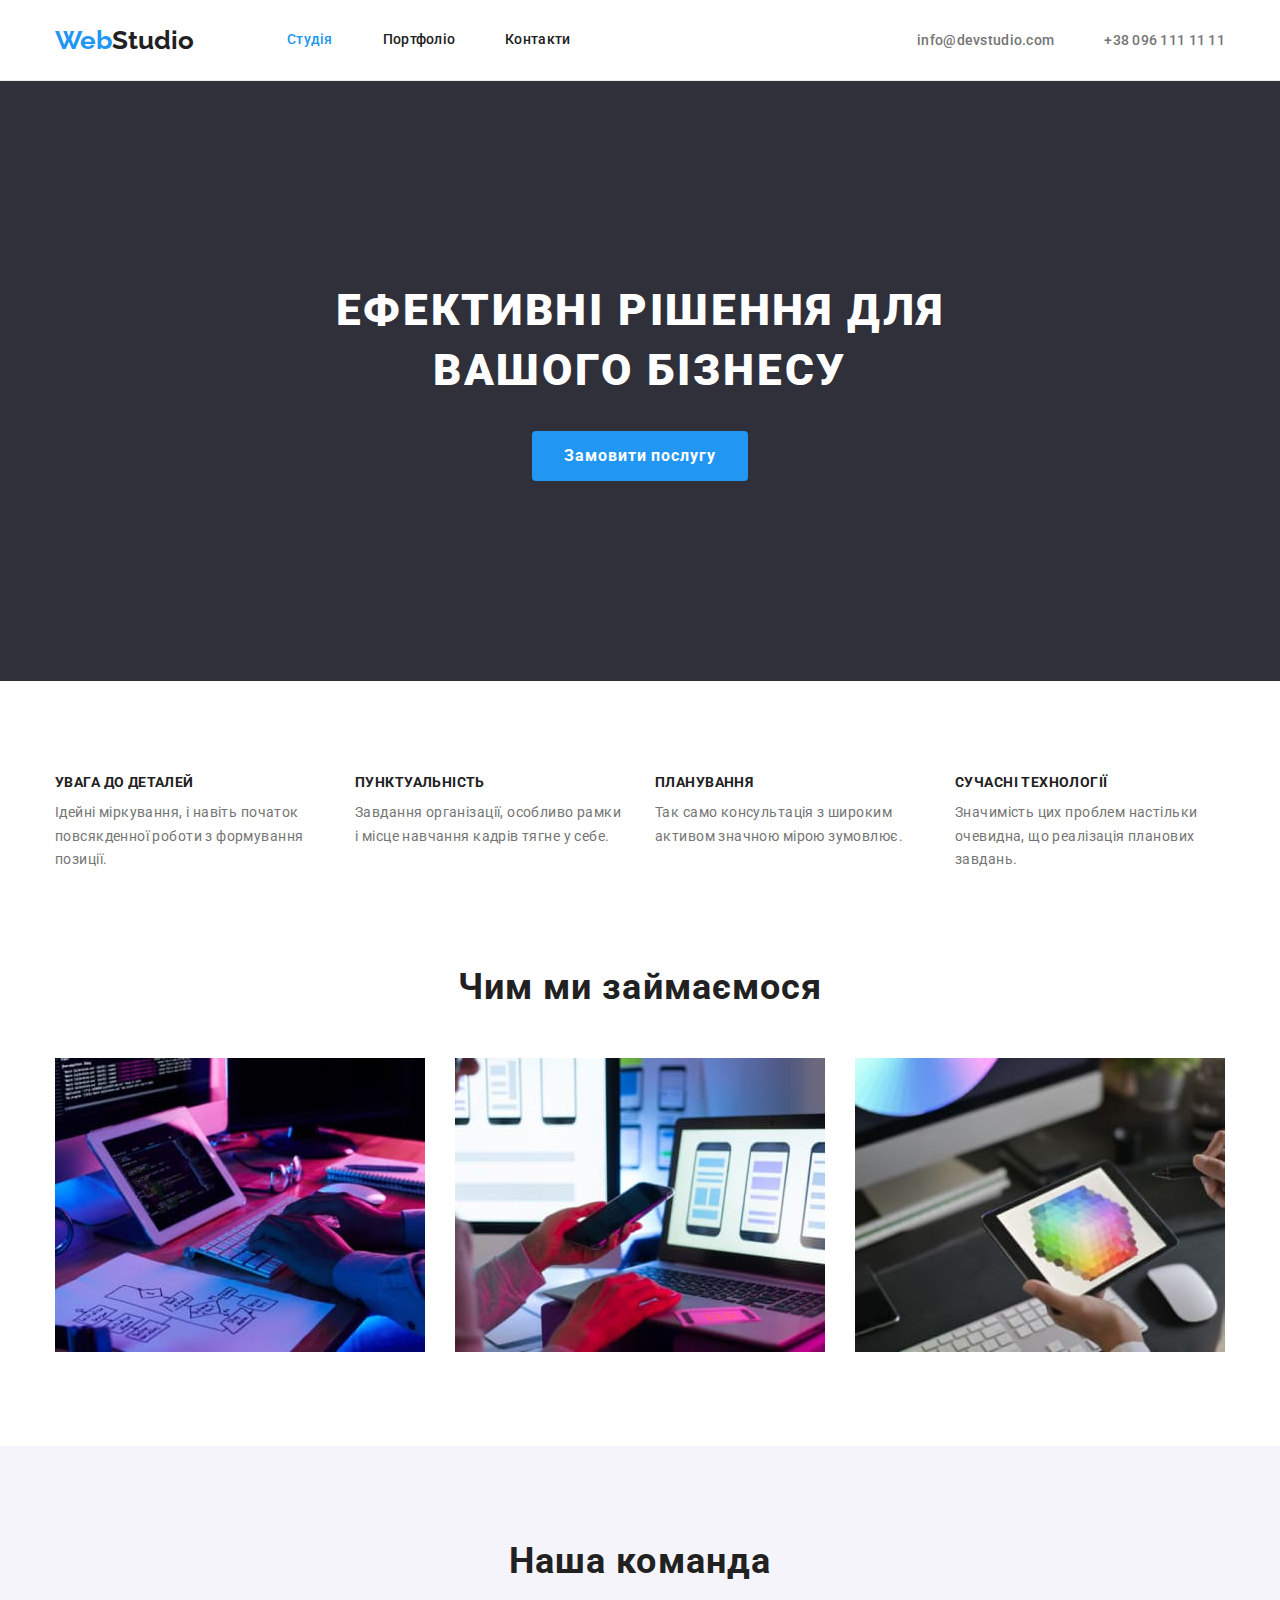
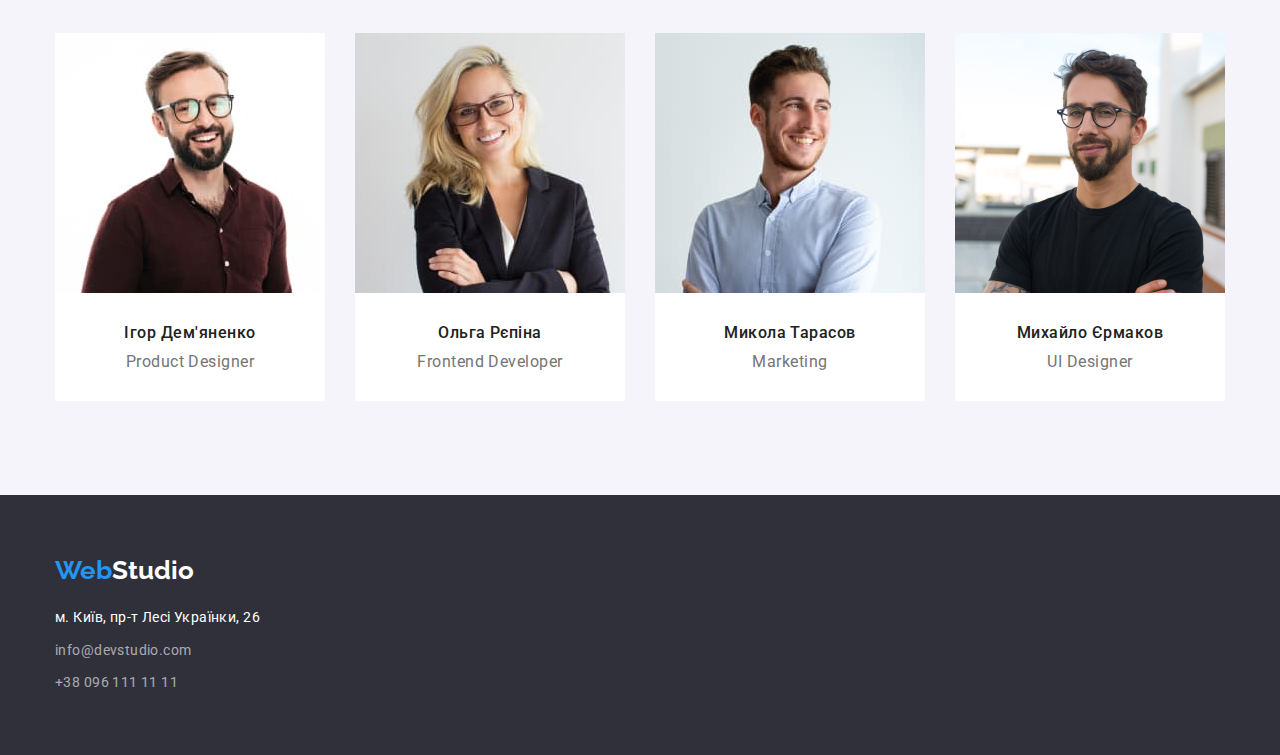
<file: index.html>
<!DOCTYPE html>
<html lang="uk">
  <head>
    <meta charset="UTF-8" />
    <meta http-equiv="X-UA-Compatible" content="IE=edge" />
    <meta name="viewport" content="width=device-width, initial-scale=1.0" />
    <title lang="en">Document</title>
    <link rel="preconnect" href="https://fonts.googleapis.com" />
    <link rel="preconnect" href="https://fonts.gstatic.com" crossorigin />
    <link
      href="https://fonts.googleapis.com/css2?family=Raleway:wght@700&family=Roboto:wght@400;500;700;900&display=swap"
      rel="stylesheet"
    />
    <link
      rel="stylesheet"
      href="https://cdnjs.cloudflare.com/ajax/libs/modern-normalize/1.1.0/modern-normalize.min.css"
    />
    <link rel="stylesheet" href="./css/styles.css" />
  </head>
  <body class="page">
    <header class="page-heder">
      <div class="container-heder container">
        <nav class="page-nav">
          <a href="./index.html" lang="en" class="logo-heder logo link"
            >Web<span class="logo-black">Studio</span></a
          >
          <ul class="site-nav list">
            <li class="menu-item item">
              <a href="" class="menu-link link current">Студія</a>
            </li>
            <li class="menu-item item">
              <a href="./portfolio.html" class="menu-link link">Портфоліо</a>
            </li>
            <li class="menu-item item">
              <a href="" class="menu-link link">Контакти</a>
            </li>
          </ul>
        </nav>
        <ul class="auth-nav list">
          <li class="auth-item">
            <a href="mailto:info@devstudio.com" class="auth-link link"
              >info@devstudio.com</a
            >
          </li>
          <li class="auth-item">
            <a href="tel:+380961111111" class="auth-link link"
              >+38 096 111 11 11</a
            >
          </li>
        </ul>
      </div>
    </header>
    <main>
      <section class="hero">
        <h1 class="hero-title">Ефективні рішення для вашого бізнесу</h1>
        <button type="button" class="button-hero button">
          Замовити послугу
        </button>
      </section>
      <section class="peculiarities section">
        <div class="container-peculiarities container">
          <h2 class="peculiarities-title section-title visually-hidden">
            Особливості
          </h2>
          <ul class="peculiarities-list list">
            <li class="peculiarities-item">
              <h3 class="peculiarities-item-subtitle subtitle">
                увага до деталей
              </h3>
              <p class="peculiarities-item-text text">
                Ідейні міркування, і навіть початок повсякденної роботи з
                формування позиції.
              </p>
            </li>
            <li class="peculiarities-item">
              <h3 class="peculiarities-item-subtitle subtitle">
                пунктуальність
              </h3>
              <p class="peculiarities-item-text text">
                Завдання організації, особливо рамки і місце навчання кадрів
                тягне у себе.
              </p>
            </li>
            <li class="peculiarities-item">
              <h3 class="peculiarities-item-subtitle subtitle">планування</h3>
              <p class="peculiarities-item-text text">
                Так само консультація з широким активом значною мірою зумовлює.
              </p>
            </li>
            <li class="peculiarities-item">
              <h3 class="peculiarities-item-subtitle subtitle">
                сучасні технології
              </h3>
              <p class="peculiarities-item-text text">
                Значимість цих проблем настільки очевидна, що реалізація
                планових завдань.
              </p>
            </li>
          </ul>
        </div>
      </section>
      <section class="about-work section">
        <div class="container">
          <h2 class="about-work-title section-title">Чим ми займаємося</h2>
          <ul class="about-work-list list">
            <li class="about-work-item">
              <img
                class="about-work-img"
                src="./images/boxone.jpg"
                alt="співробітник працюе за компьтером"
                width="370"
              />
            </li>
            <li class="about-work-item">
              <img
                class="about-work-img"
                src="./images/boxtwo.jpg"
                alt="співробітник працюе у телефоні"
                width="370"
              />
            </li>
            <li class="about-work-item">
              <img
                class="about-work-img"
                src="./images/boxthree.jpg"
                alt="співробітник працюе у планшеті"
                width="370"
              />
            </li>
          </ul>
        </div>
      </section>
      <section class="our-team section">
        <div class="container">
          <h2 class="our-team-title section-title">Наша команда</h2>
          <ul class="our-team-list list">
            <li class="our-team-item">
              <img
                src="./images/teamone.jpg"
                alt="фото працівника"
                width="270"
                class="our-team-img"
              />
             <div class="team">
               <h3 class="our-team-subtitle subtitle">Ігор Дем'яненко</h3>
               <p lang="en" class="our-team-text text">Product Designer</p>
             </div>
            </li>
            <li class="our-team-item">
              <img
                src="./images/teamtwo.jpg"
                alt="фото працівника"
                width="270"
                class="our-team-img"
              />
              <div class="team">
                <h3 class="our-team-subtitle subtitle">Ольга Рєпіна</h3>
                <p lang="en" class="our-team-text text">Frontend Developer</p>
              </div>
            </li>
            <li class="our-team-item">
              <img
                src="./images/teamthree.jpg"
                alt="фото працівника"
                width="270"
                class="our-team-img"
              />
              <div class="team">
                <h3 class="our-team-subtitle subtitle">Микола Тарасов</h3>
                <p lang="en" class="our-team-text text">Marketing</p>
              </div>
            </li>
            <li class="our-team-item">
              <img
                src="./images/teamfour.jpg"
                alt="фото працівника"
                width="270"
                class="our-team-img"
              />
              <div class="team">
                <h3 class="our-team-subtitle subtitle">Михайло Єрмаков</h3>
                <p lang="en" class="our-team-text text">UI Designer</p>
              </div>
            </li>
          </ul>
        </div>
      </section>
    </main>
    <footer class="footer">
      <div class="container-footer container">
        <a href="/" lang="en" class="footer-logo logo link"
          >Web<span class="logo-white">Studio</span></a
        >
        <address class="footer-address address">
          <ul class="address-list list">
            <li class="address-item">
              <a
                href="https://goo.gl/maps/VT8MUBx5KfKZdJpg7"
                target="_blank"
                rel="noopener noreferrer"
                class="address-link link"
                >м. Київ, пр-т Лесі Українки, 26</a
              >
            </li>
            <li class="address-item">
              <a
                href="mailto:info@devstudio.com"
                class="address-link-mail address-link link"
                >info@devstudio.com</a
              >
            </li>
            <li class="address-item">
              <a
                href="tel:+380961111111"
                class="address-link-tel address-link link"
                >+38 096 111 11 11</a
              >
            </li>
          </ul>
        </address>
      </div>
    </footer>
  </body>
</html>
</file>
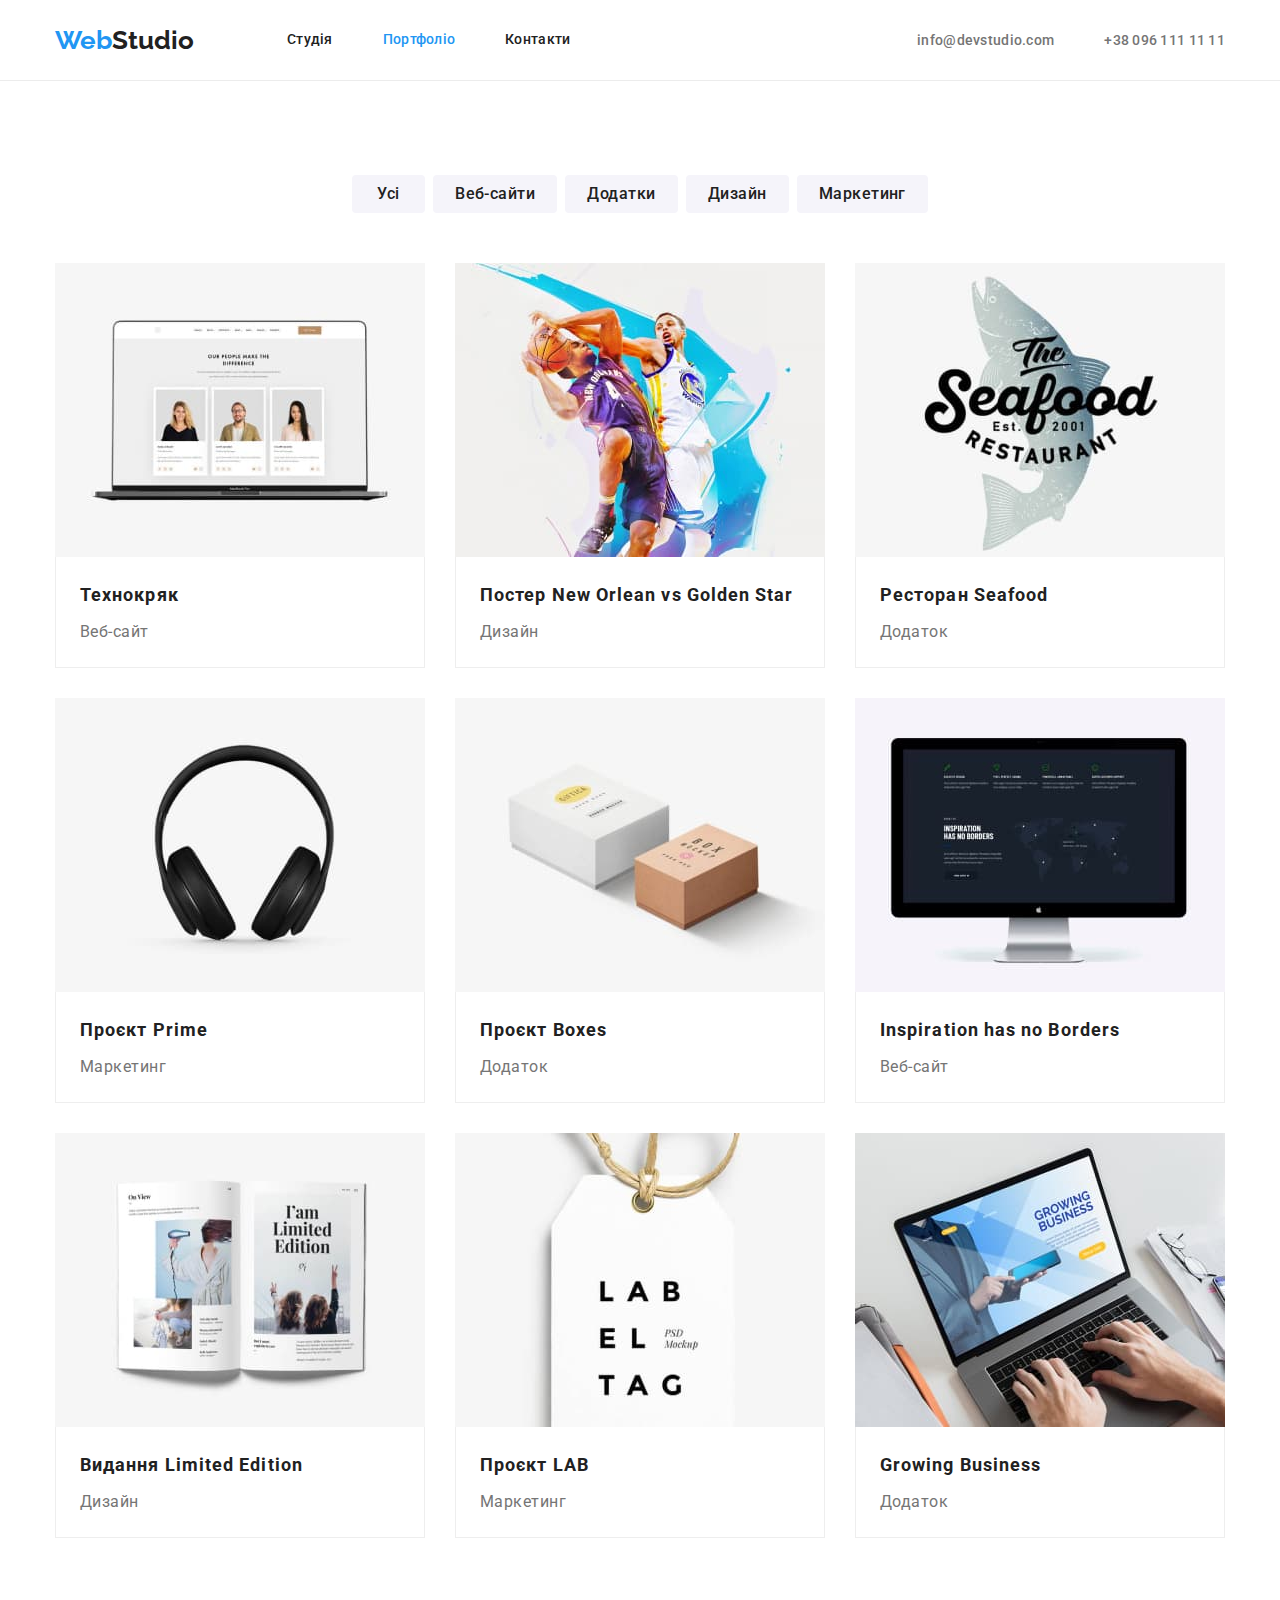
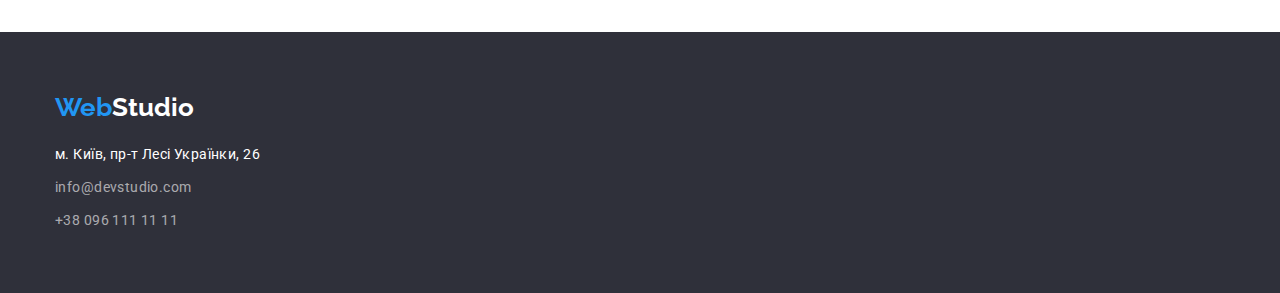
<file: portfolio.html>
<!DOCTYPE html>
<html lang="uk">
  <head>
    <meta charset="UTF-8" />
    <meta http-equiv="X-UA-Compatible" content="IE=edge" />
    <meta name="viewport" content="width=device-width, initial-scale=1.0" />
    <title lang="en">Document</title>
    <link rel="preconnect" href="https://fonts.googleapis.com" />
    <link rel="preconnect" href="https://fonts.gstatic.com" crossorigin />
    <link
      href="https://fonts.googleapis.com/css2?family=Raleway:wght@700&family=Roboto:wght@400;500;700;900&display=swap"
      rel="stylesheet"
    />
    <link
      rel="stylesheet"
      href="https://cdnjs.cloudflare.com/ajax/libs/modern-normalize/1.1.0/modern-normalize.min.css"
    />
    <link rel="stylesheet" href="./css/styles.css" />
  </head>
  <body class="page">
    <header class="page-heder">
      <div class="container-heder container">
        <nav class="page-nav">
          <a href="./index.html" lang="en" class="logo-heder logo link"
            >Web<span class="logo-black">Studio</span></a
          >
          <ul class="site-nav list">
            <li class="menu-item item">
              <a href="./index.html" class="menu-link link">Студія</a>
            </li>
            <li class="menu-item item">
              <a href="./portfolio.html" class="menu-link link current"
                >Портфоліо</a
              >
            </li>
            <li class="menu-item item">
              <a href="" class="menu-link link">Контакти</a>
            </li>
          </ul>
        </nav>
        <ul class="auth-nav list">
          <li class="auth-item">
            <a href="mailto:info@devstudio.com" class="auth-link link"
              >info@devstudio.com</a
            >
          </li>
          <li class="auth-item">
            <a href="tel:+380961111111" class="auth-link link"
              >+38 096 111 11 11</a
            >
          </li>
        </ul>
      </div>
    </header>
    <main>
      <section class="portfolio section">
        <div class="container">
          <h1 class="visually-hidden">Наші роботи</h1>
          <ul class="portfolio-nav-list list">
            <li class="portfolio-nav-item">
              <button type="button" class="portfolio-button button">Усі</button>
            </li>
            <li class="portfolio-nav-item">
              <button type="button" class="portfolio-button button">
                Веб-сайти
              </button>
            </li>
            <li class="portfolio-nav-item">
              <button type="button" class="portfolio-button button">
                Додатки
              </button>
            </li>
            <li class="portfolio-nav-item">
              <button type="button" class="portfolio-button button">
                Дизайн
              </button>
            </li>
            <li class="portfolio-nav-item">
              <button type="button" class="portfolio-button button">
                Маркетинг
              </button>
            </li>
          </ul>
          <ul class="portfolio-list list">
            <li class="portfolio-item">
              <a href="#" class="link">
                <img
                  src="./images/tehnokriak.jpg"
                  alt="фото монитора з веб сайтом"
                  width="370"
                />
                <div class="portfolio-container">
                  <h2 class="portfolio-item-subtitle subtitle">Технокряк</h2>
                  <p class="portfolio-item-text text">Веб-сайт</p>
                </div>
              </a>
            </li>
            <li class="portfolio-item">
              <a href="#" class="link">
                <img
                  src="./images/poster.jpg"
                  alt="постер баскетболістів"
                  width="370"
                />
                <div class="portfolio-container">
                  <h2 class="portfolio-item-subtitle subtitle">
                    Постер <span lang="en">New Orlean vs Golden Star</span>
                  </h2>
                  <p class="portfolio-item-text text">Дизайн</p>
                </div>
              </a>
            </li>
            <li class="portfolio-item">
              <a href="#" class="link">
                <img
                  src="./images/restaurant.jpg"
                  alt="афіша ресторану"
                  width="370"
                />
                <div class="portfolio-container">
                  <h2 class="portfolio-item-subtitle subtitle">
                    Ресторан <span lang="en">Seafood</span>
                  </h2>
                  <p class="portfolio-item-text text">Додаток</p>
                </div>
              </a>
            </li>
            <li class="portfolio-item">
              <a href="#" class="link">
                <img
                  src="./images/projektprime.jpg"
                  alt="фото навушників"
                  width="370"
                />
                <div class="portfolio-container">
                  <h2 class="portfolio-item-subtitle subtitle">
                    Проєкт <span lang="en">Prime</span>
                  </h2>
                  <p class="portfolio-item-text text">Маркетинг</p>
                </div>
              </a>
            </li>
            <li class="portfolio-item">
              <a href="#" class="link">
                <img
                  src="./images/projektboxes.jpg"
                  alt="фото подарункових коробок"
                  width="370"
                />
                <div class="portfolio-container">
                  <h2 class="portfolio-item-subtitle subtitle">
                    Проєкт <span lang="en">Boxes</span>
                  </h2>
                  <p class="portfolio-item-text text">Додаток</p>
                </div>
              </a>
            </li>
            <li class="portfolio-item">
              <a href="#" class="link">
                <img
                  src="./images/inspiration.jpg"
                  alt="фото монітора з сайтом"
                  width="370"
                />
                <div class="portfolio-container">
                  <h2 class="portfolio-item-subtitle subtitle" lang="en">
                    Inspiration has no Borders
                  </h2>
                  <p class="portfolio-item-text text">Веб-сайт</p>
                </div>
              </a>
            </li>
            <li class="portfolio-item">
              <a href="#" class="link">
                <img
                  src="./images/vudannia.jpg"
                  alt="фото розгорнутої книги"
                  width="370"
                />
                <div class="portfolio-container">
                  <h2 class="portfolio-item-subtitle subtitle">
                    Видання <span lang="en">Limited Edition</span>
                  </h2>
                  <p class="portfolio-item-text text">Дизайн</p>
                </div>
              </a>
            </li>
            <li class="portfolio-item">
              <a href="" class="link">
                <img
                  src="./images/projektlab.jpg"
                  alt="фото бейджика"
                  width="370"
                />
                <div class="portfolio-container">
                  <h2 class="portfolio-item-subtitle subtitle">
                    Проєкт <span lang="en">LAB</span>
                  </h2>
                  <p class="portfolio-item-text text">Маркетинг</p>
                </div>
              </a>
            </li>
            <li class="portfolio-item">
              <a href="#" class="link">
                <img
                  src="./images/growing.jpg"
                  alt="фото ноутбука з веб сайтом"
                />
                <div class="portfolio-container">
                  <h2 class="portfolio-item-subtitle subtitle" lang="en">
                    Growing Business
                  </h2>
                  <p class="portfolio-item-text text">Додаток</p>
                </div>
              </a>
            </li>
          </ul>
        </div>
      </section>
    </main>
    <footer class="footer">
      <div class="container">
        <a href="/" lang="en" class="footer-logo logo link"
          >Web<span class="logo-white">Studio</span></a
        >
        <address class="footer-address address">
          <ul class="address-list list">
            <li class="address-item">
              <a
                href="https://goo.gl/maps/VT8MUBx5KfKZdJpg7"
                target="_blank"
                rel="noopener noreferrer"
                class="address-link link"
                >м. Київ, пр-т Лесі Українки, 26</a
              >
            </li>
            <li class="address-item">
              <a
                href="mailto:info@devstudio.com"
                class="address-link-mail address-link link"
                >info@devstudio.com</a
              >
            </li>
            <li class="address-item">
              <a
                href="tel:+380961111111"
                class="address-link-tel address-link link"
                >+38 096 111 11 11</a
              >
            </li>
          </ul>
        </address>
      </div>
    </footer>
  </body>
</html>
</file>
<file: css/styles.css>
:root {
  --primary-font: "Roboto", sans-serif;
  --secondary-font: "Raleway", sans-serif;
  --primary-color: #ffffff;
  --acent-color: #2196f3;
  --acent-color-hover: #188ce8;
  --secondary-color: #2f303a;
  --section-time-color: #f5f4fa;
  --primary-text-color-dark: #757575;
  --primary-text-color-light: #ffffff;
  --secondary-text-color-dark: #212121;
  --secondary-text-color-light: #2196f3;
  --address-link-text-color: rgba(255, 255, 255, 0.6);
}

body {
  background-color: var(--primary-color);
  color: var(--primary-text-color-dark);
  font-family: var(--primary-font);
}
h1,
h2,
h3,
h4,
h5,
h6 {
  margin-top: 0;
  margin-bottom: 0;
}
p {
  margin-top: 0;
  margin-bottom: 0;
}
img{
  display: block;
}
.section {
  padding-top: 94px;
  padding-bottom: 94px;
}
.container {
  width: 1200px;
  padding-left: 15px;
  padding-right: 15px;
  margin-left: auto;
  margin-right: auto;
}
.list {
  list-style: none;
  padding: 0;
  margin: 0;
}
.link {
  text-decoration: none;
}
.button {
  font-family: inherit;
  border-radius: 4px;
  display: block;
  text-align: center;
  border: 0;
}
img{
  display: block;
}
.subtitle {
  color: var(--secondary-text-color-dark);
  margin-bottom: 10px;
}
.visually-hidden {
  position: absolute;
  white-space: nowrap;
  width: 1px;
  height: 1px;
  overflow: hidden;
  border: 0;
  padding: 0;
  clip: rect(0 0 0 0);
  clip-path: inset(50%);
  margin: -1px;
}
/*    heder   */
.page-heder{
  border-bottom: 1px solid #ECECEC;
}
.container-heder {
  display: flex;
  align-items: center;
}
.logo {
  font-family: var(--secondary-font);
  font-weight: 700;
  font-size: 26px;
  line-height: 1.19;
  color: var(--secondary-text-color-light);
}
.logo-heder {
  display: block;
  margin-right: 93px;
}
.footer-logo{
  display: block;
}
.logo-black {
  color: var(--secondary-text-color-dark);
}
.site-nav {
  display: flex;
}
.site-nav .item:not(:last-child) {
  margin-right: 50px;
}
.link.current {
  color: var(--acent-color);
}
.menu-link {
  display: block;
  padding: 32px 0;
  font-weight: 500;
  font-size: 14px;
  line-height: 1.14;
  letter-spacing: 0.02em;
  color: var(--secondary-text-color-dark);
}
.menu-link:hover,
.menu-link:focus {
  color: var(--acent-color);
}
.page-nav {
  display: flex;
  align-items: center;
}
.auth-nav {
  display: flex;
  margin-left: auto;
}
.auth-item:not(:last-child) {
  margin-right: 50px;
}
.auth-item a {
  color: var(--primary-text-color-dark);
}
.auth-link:hover,
.auth-link:focus {
  color: var(--secondary-text-color-light);
}
.auth-link {
  font-weight: 500;
  font-size: 14px;
  line-height: 1.14;
  letter-spacing: 0.02em;
}
.hero {
  background-color: var(--secondary-color);
  text-align: center;
}
.hero-title {
  margin: 0 auto 30px;
  width: 696px;
  color: var(--primary-text-color-light);
  font-weight: 900;
  font-size: 44px;
  line-height: 1.36;
  letter-spacing: 0.06em;
  text-transform: uppercase;
}
.button-hero {
  margin: 0 auto;
  min-width: 216px;
  padding: 10px 32px;
  color: var(--primary-text-color-light);
  background-color: var(--acent-color);
  font-weight: 700;
  font-size: 16px;
  line-height: 30px;
  letter-spacing: 0.06em;
  cursor: pointer;
}
.button-hero:hover,
.button-hero:focus {
  background-color: var(--acent-color-hover);
  box-shadow: 0px 4px 4px rgba(0, 0, 0, 0.15);
}
/*   section   */
.hero{
  padding: 200px 0;
}
.peculiarities {
  padding-bottom: 0;
}
.peculiarities-list {
  display: flex;
}
.peculiarities-item {
  width: 270px;
}
.peculiarities-list .peculiarities-item + .peculiarities-item {
  margin-left: 30px;
}
.peculiarities-item-subtitle {
  font-size: 14px;
  line-height: 1.14;
  letter-spacing: 0.03em;
  text-transform: uppercase;
}
.peculiarities-item-text {
  font-size: 14px;
  line-height: 1.71;
  letter-spacing: 0.03em;
}
.section-title {
  margin-bottom: 50px;
  font-size: 36px;
  line-height: 1.17;
  text-align: center;
  letter-spacing: 0.03em;
  color: var(--secondary-text-color-dark);
}
.about-work-list{
  display: flex;
}
.about-work-list .about-work-item + .about-work-item{
  margin-left: 30px;
}
.our-team-list{
  display: flex;
}
.our-team-list .our-team-item + .our-team-item{
  margin-left: 30px;
}
.our-team {
  background-color: var(--section-time-color);
}
.our-team-item {
  background-color: var(--primary-color);
}
.team{
  padding: 30px 0;
}
.our-team-subtitle {
  font-weight: 500;
  font-size: 16px;
  line-height: 1.19;
  text-align: center;
  letter-spacing: 0.03em;
  text-align: center;
}
.our-team-text {
  font-size: 16px;
  line-height: 1.19;
  text-align: center;
  letter-spacing: 0.03em;
  text-align: center;
}
/*   footer   */
.footer {
  background-color: var(--secondary-color);
  padding: 60px 0;
}
.footer-logo{
  margin-bottom: 20px;
}
.logo-white {
  color: var(--primary-text-color-light);
}
.address-list .address-item + .address-item{
  margin-top: 9px;
}
.address-link {
  font-style: normal;
  font-size: 14px;
  line-height: 1.71;
  letter-spacing: 0.03em;
  color: var(--primary-text-color-light);
}
.address-link:hover,
.address-link:focus {
  color: var(--secondary-text-color-light);
}
.address-link-mail {
  color: var(--address-link-text-color);
}
.address-link-tel {
  color: var(--address-link-text-color);
}
/*--------portfolio------------*/
.portfolio-nav-list{
  display: flex;
  justify-content: center;
  align-items: center;
  margin-bottom: 50px;
}
.portfolio-nav-list .portfolio-nav-item + .portfolio-nav-item{
  margin-left: 8px;
}
.portfolio-list {
  display: flex;
  flex-wrap: wrap;
}
.portfolio-item {
  width: calc((100% - 60px)/3);
  margin-right: 30px;
  margin-bottom: 30px;
}
.portfolio-item:nth-last-child(-n + 3) {
  margin-bottom: 0;
}
.portfolio-item:nth-child(3n) {
  margin-right: 0;
}
.portfolio-button {
  min-width: 73px;
  padding: 6px 22px;
  font-weight: 500;
  font-size: 16px;
  line-height: 1.6;
  letter-spacing: 0.03em;
  color: var(--secondary-text-color-dark);
  background-color: var(--section-time-color);
  cursor: pointer;
}
.portfolio-button:hover,
.portfolio-button:focus {
  color: var(--primary-text-color-light);
  background-color: var(--acent-color);
}
.portfolio-container{
  border: 1px solid #EEEEEE;
  border-top: none;
  padding: 20px 24px;
}
.portfolio-item-subtitle {
  margin-bottom: 4px;
  font-size: 18px;
  line-height: 2;
  letter-spacing: 0.06em;
}
.portfolio-item-text {
  font-size: 16px;
  line-height: 1.88;
  letter-spacing: 0.03em;
  color: var(--primary-text-color-dark);
}

/* цвет основного текста #757575 */
/* вторичный цвет текста #212121 */
/* белый цвет #FFFFFF */
/* цвет акцента #2196F3*/
/* ченый для логотипа #000000 */
</file>
